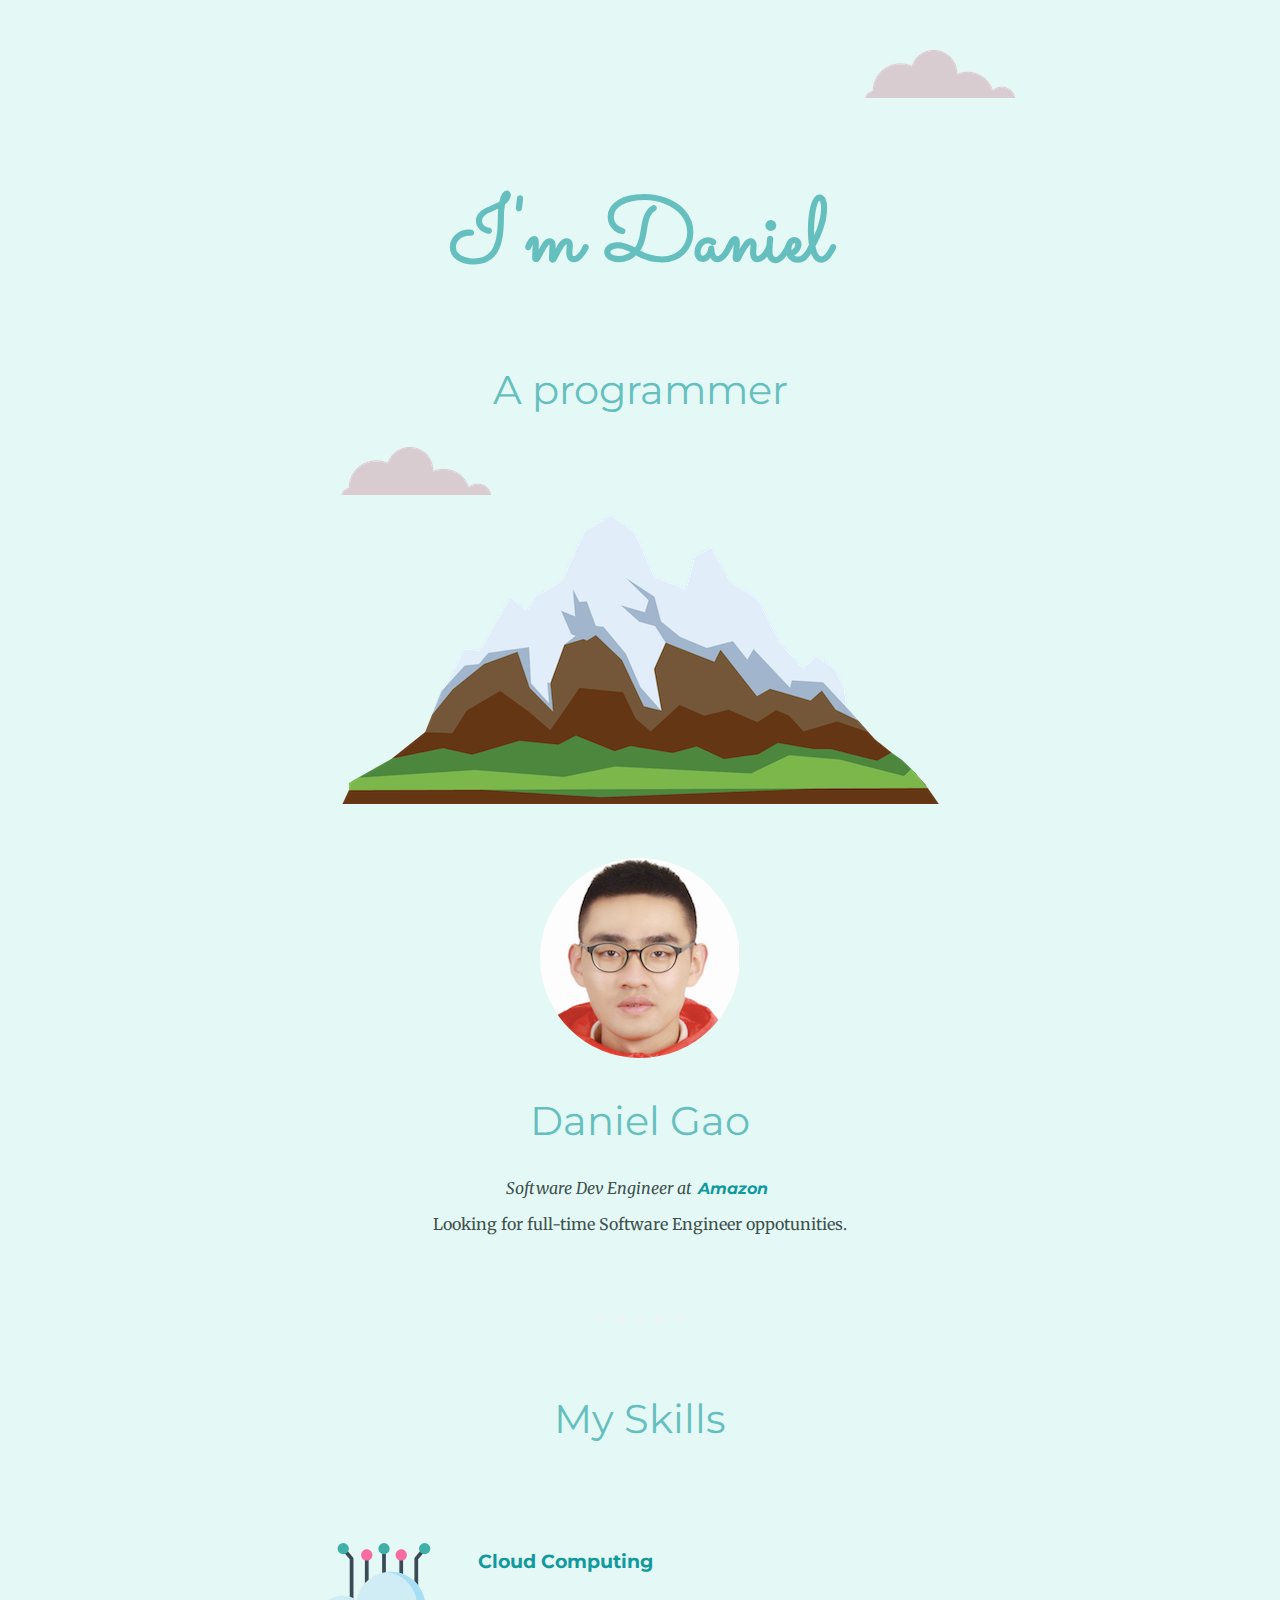
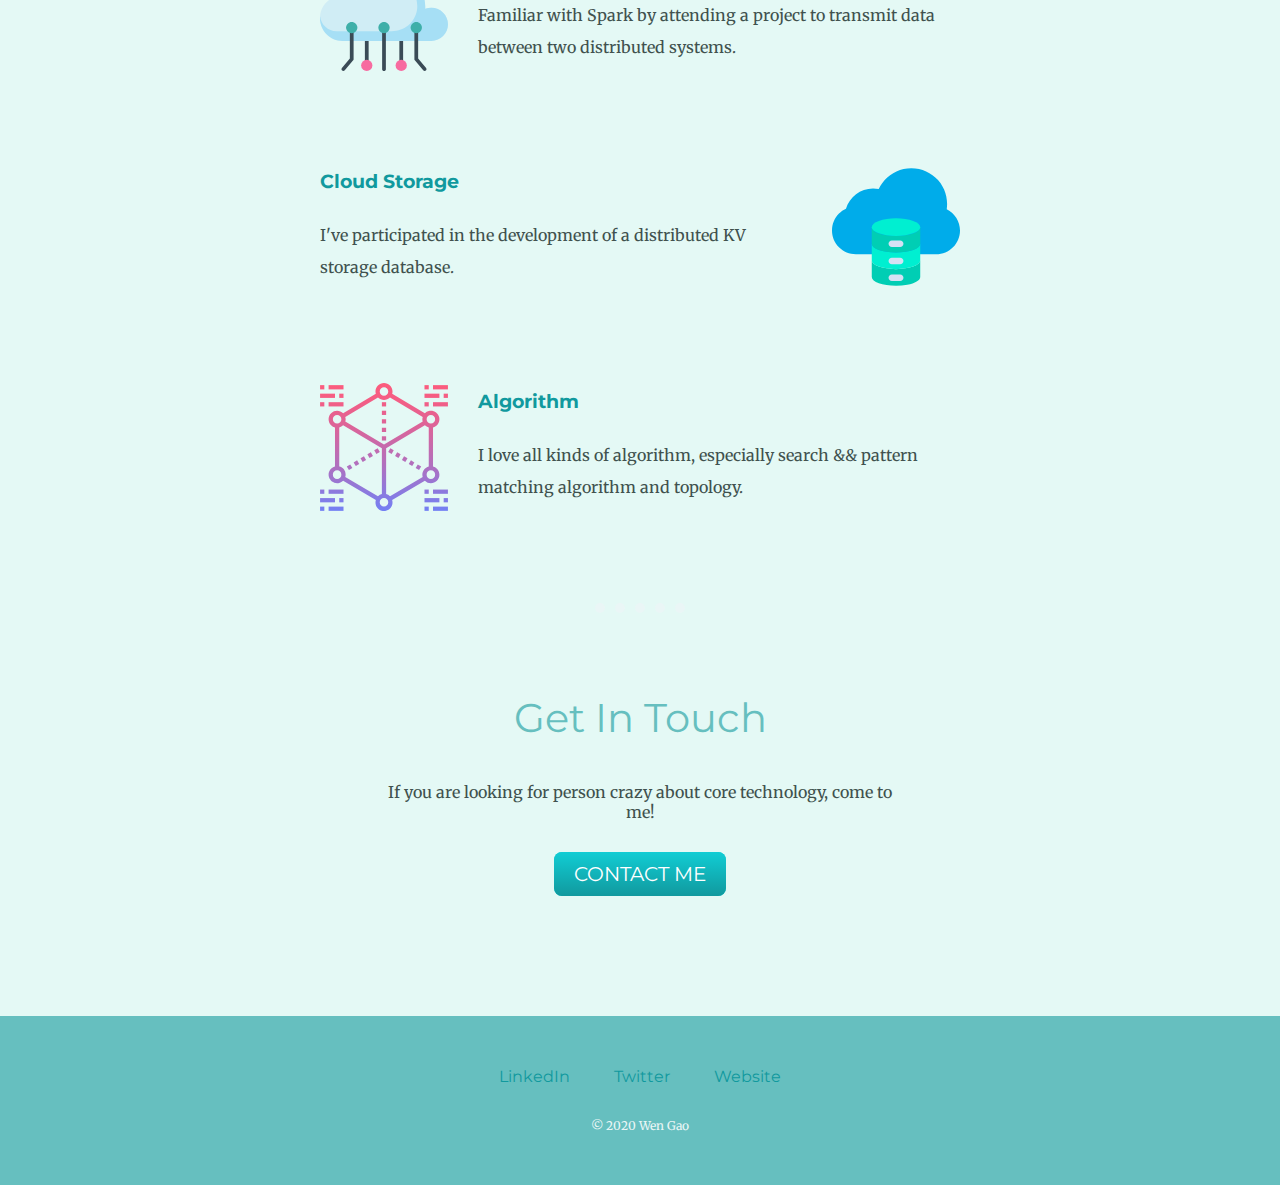
<file: index.html>
<!DOCTYPE html>
<html lang="en">
<head>
  <meta charset="UTF-8">
  <title>Daniel Gao</title>
  <link rel="stylesheet" href="css/styles.css">
  <!--favicon-->
  <link rel="icon" href="images/sheep2.ico">
  <!--font embedment-->
  <link href="https://fonts.googleapis.com/css2?family=Merriweather&family=Montserrat&family=Sacramento&display=swap" rel="stylesheet">
</head>


<body>
  <div class="top-container">
    <img class="top-cloud" src="images/cloud.png" alt="cloud-img">
    <h1>I'm Daniel</h1>
    <h2 class="occupation">A programmer</h2>
    <img class="bottom-cloud" src="images/cloud.png" alt="cloud-img">
    <img src="images/mountain.png" alt="mountain-img">
  </div>

  <div class="middle-container">
    <div class="profile">
      <img class="portrait" src="images/Gao.Wen.jpg" alt="daniel profile picture">
      <h2>Daniel Gao</h2>
      <p><em>Software Dev Engineer at<strong><a href=https://www.amazon.com/>Amazon</a></strong></em><p>
      <p>Looking for full-time Software Engineer oppotunities.</p>
    </div>
    <hr> 
    <!--Skill-->
    <div class="skills">
      <h2>My Skills</h2>
      <div class="skill-row">
        <img class="cloud-computing" src="images/cloud-compute.svg" alt="">
        <h3>Cloud Computing</h3>
        <p>Familiar with Spark by attending a project to transmit data between two distributed systems.</p>
      </div>
      <div class="skill-row">
        <img class="cloud-storage" src="images/cloud-storage.svg" alt="">
        <h3>Cloud Storage</h3>
        <p>I've participated in the development of a distributed KV storage database.</p>
      </div>
      <div class="skill-row">
        <img class="algorithm" src="images/algorithm.svg" alt="">
        <h3>Algorithm</h3>
        <p>I love all kinds of algorithm, especially search && pattern matching algorithm and topology.</p>
      </div>
    </div>
    <hr>
    <div class="contact-me">
      <h2>Get In Touch</h2>
      <p class="contact-message">If you are looking for person crazy about core technology, come to me!</p>
      <!--<p>Lorem ipsum dolor sit amet, in quis, aenean amet. Phasellus sodales, tellus donec dui, ornare erat.</p>-->
      <a class="btn" href="mailto:daniel2643@163.com">CONTACT ME</a>
    </div>
  </div>

  <div class="bottom-container">
    <a class="footer-link" href="https://www.linkedin.com/in/wen-gao-3a7b6a13a/">LinkedIn</a>
    <a class="footer-link" href="https://twitter.com/">Twitter</a>
    <a class="footer-link" href="https://daniel2643.github.io/CSS-MySite/">Website</a>
    <p class="copyright">© 2020 Wen Gao</p>
  </div>

</body>
</html>
</file>
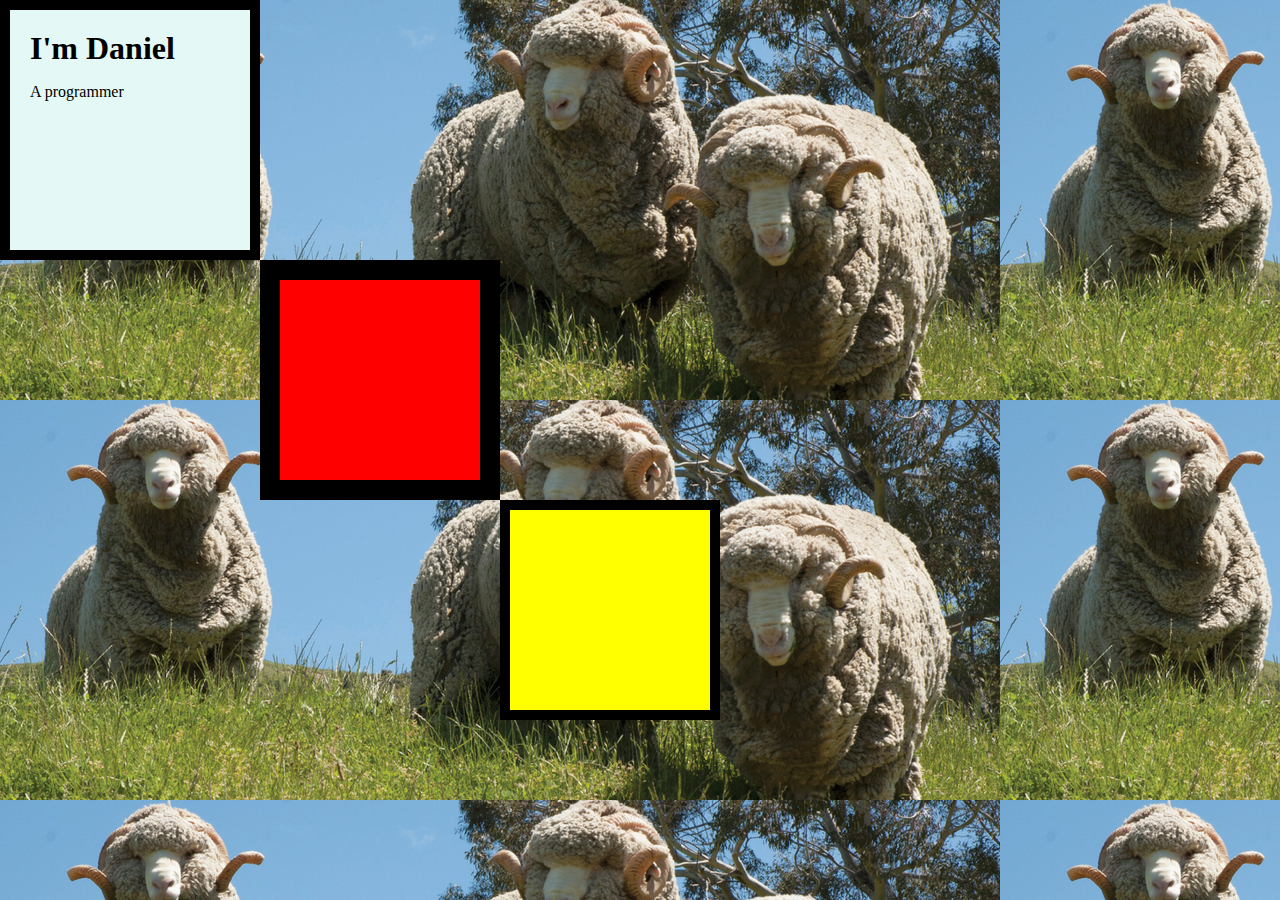
<file: milestones/1_The_Box_Model/index.html>
<!DOCTYPE html>
<html lang="en">
<head>
  <meta charset="UTF-8">
  <title>🐏 Daniel Gao 🐏</title>
  <link rel="stylesheet" href="css/styles.css">
  <link rel="icon" href="laplace.ico">
</head>


<body>
  <div class="top-container">
    <h1>I'm Daniel</h1>
    <p>A programmer</p>
  </div>
  <div class="middle-container">
    
  </div>
  <div class="bottom-container">

  </div>
</body>
</html>
</file>
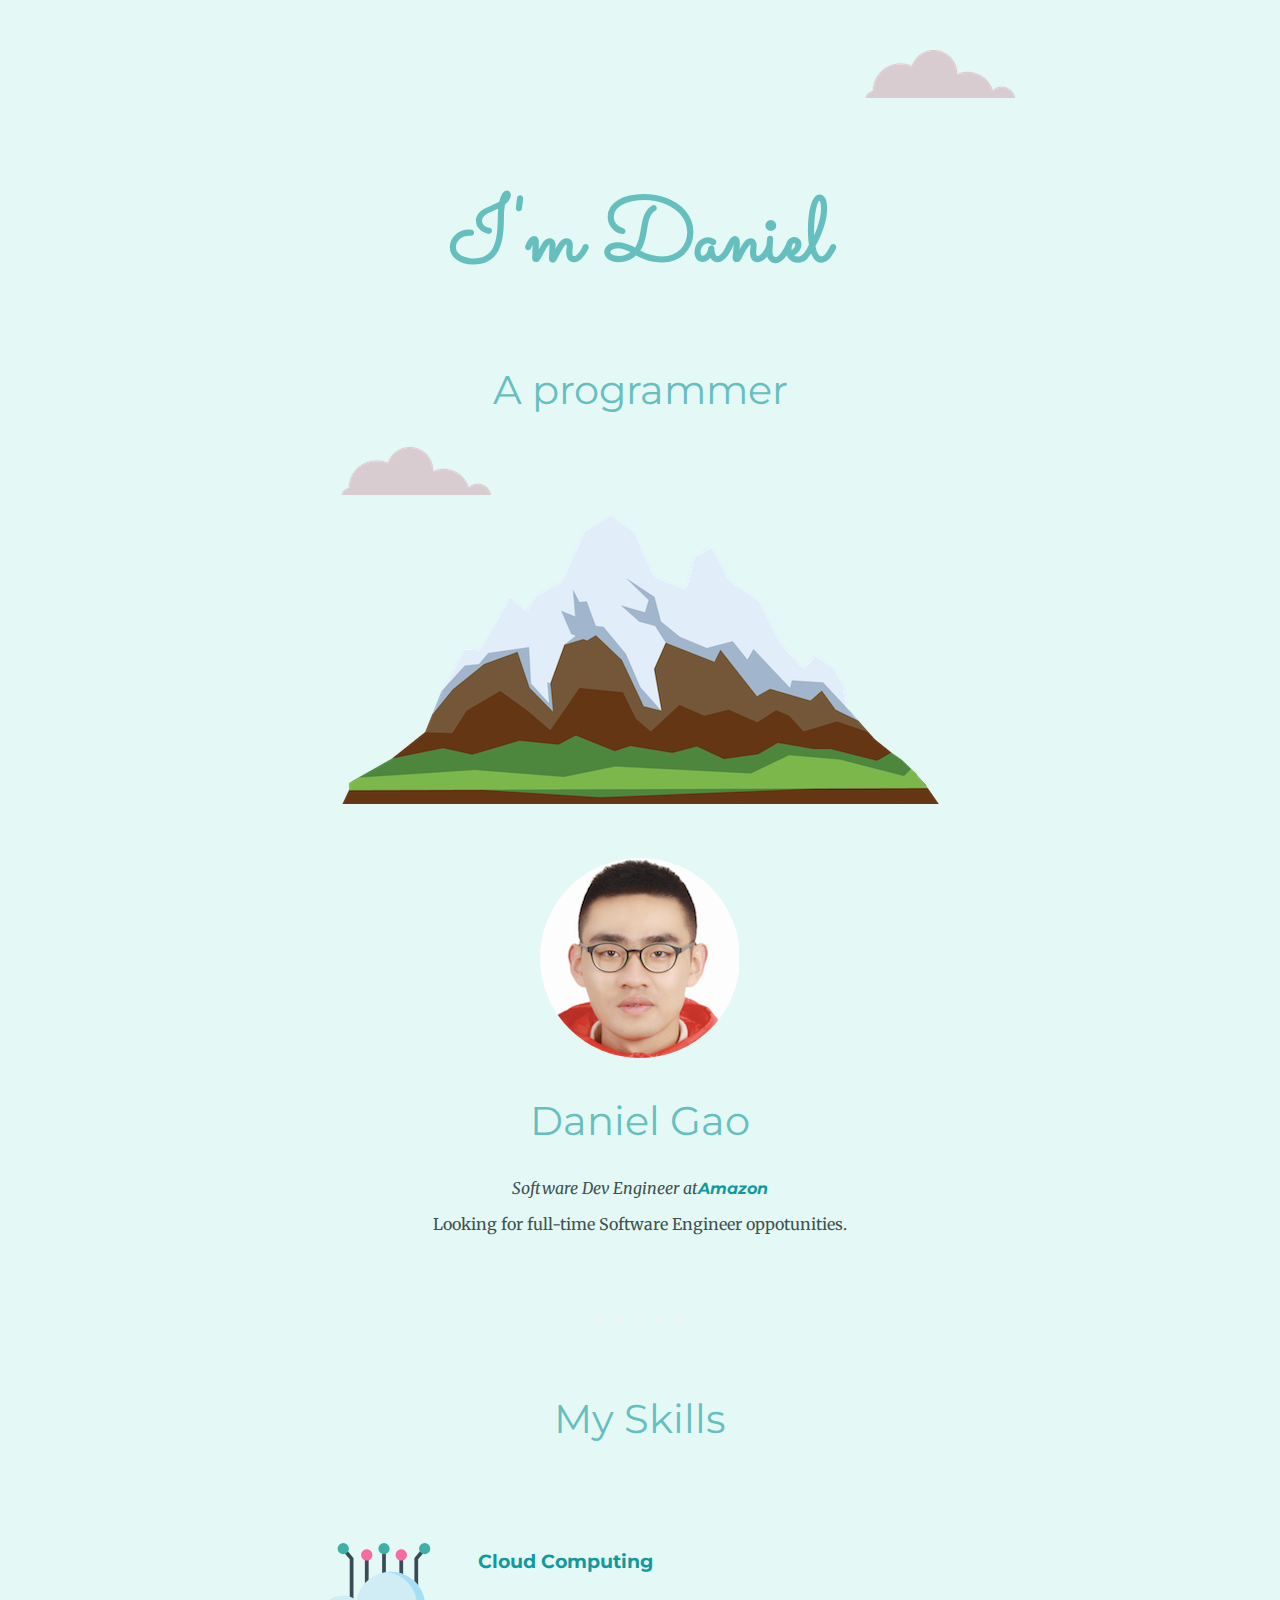
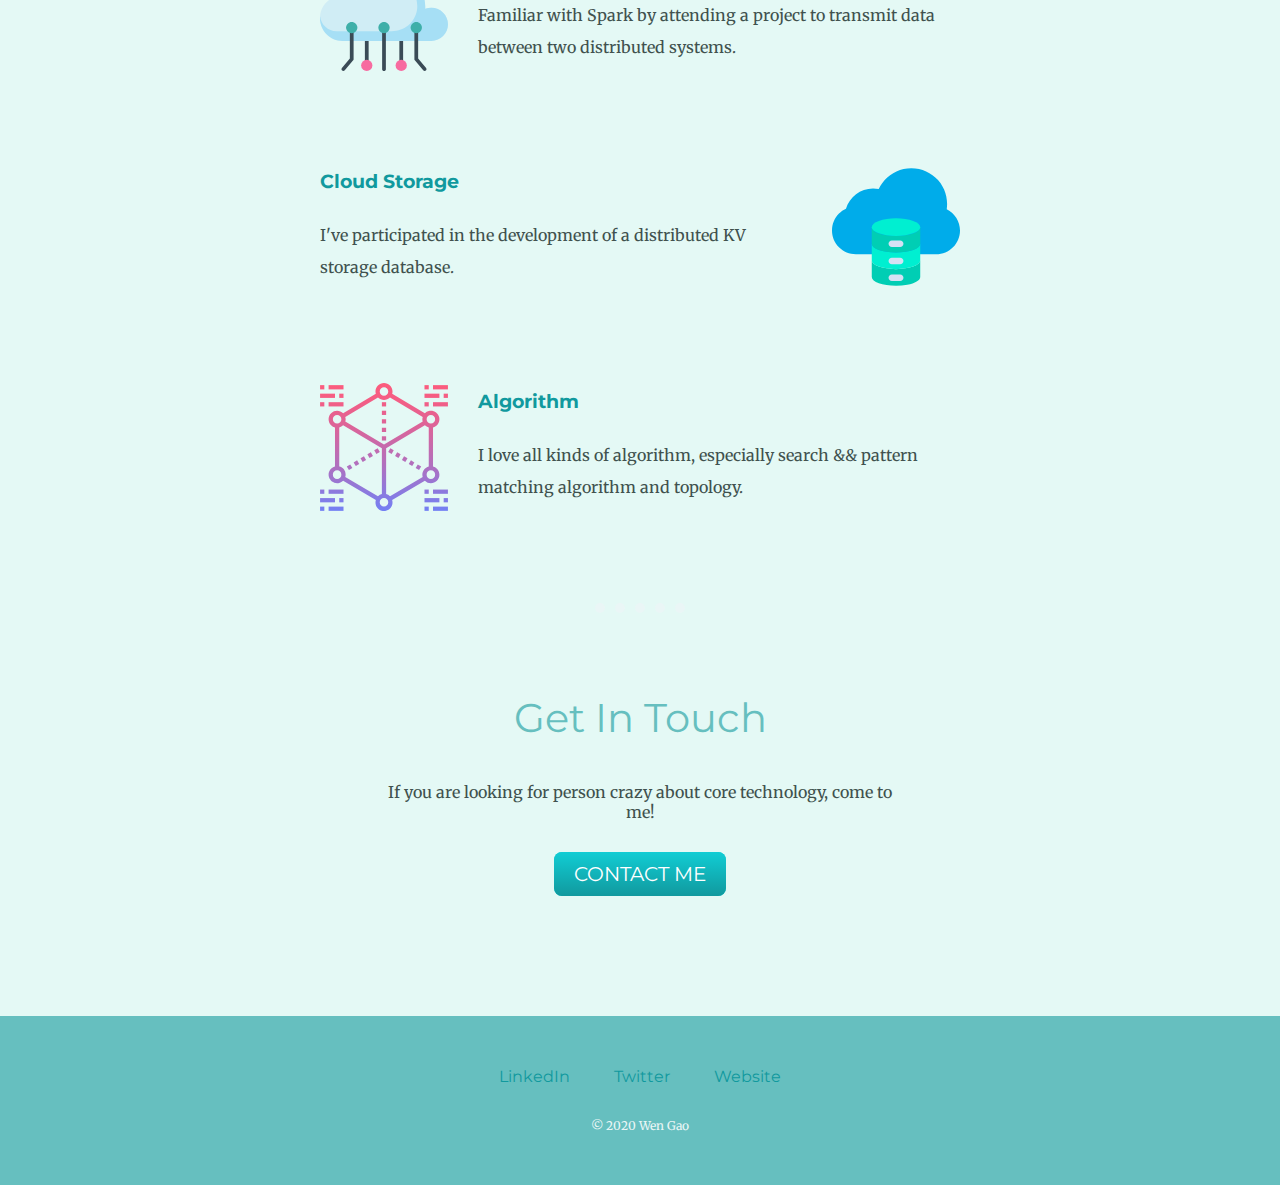
<file: milestones/3_The_Page_Layout2_Font_Text_Button/index.html>
<!DOCTYPE html>
<html lang="en">
<head>
  <meta charset="UTF-8">
  <title>Daniel Gao</title>
  <link rel="stylesheet" href="css/styles.css">
  <!--favicon-->
  <link rel="icon" href="images/sheep2.ico">
  <!--font embedment-->
  <link href="https://fonts.googleapis.com/css2?family=Merriweather&family=Montserrat&family=Sacramento&display=swap" rel="stylesheet">
</head>


<body>
  <div class="top-container">
    <img class="top-cloud" src="images/cloud.png" alt="cloud-img">
    <h1>I'm Daniel</h1>
    <h2 class="occupation">A programmer</h2>
    <img class="bottom-cloud" src="images/cloud.png" alt="cloud-img">
    <img src="images/mountain.png" alt="mountain-img">
  </div>

  <div class="middle-container">
    <div class="profile">
      <img class="portrait" src="images/Gao.Wen.jpg" alt="daniel profile picture">
      <h2>Daniel Gao</h2>
      <p><em>Software Dev Engineer at<strong><a href=https://www.amazon.com/>Amazon</a></strong></em><p>
      <p>Looking for full-time Software Engineer oppotunities.</p>
    </div>
    <hr> 
    <!--Skill-->
    <div class="skills">
      <h2>My Skills</h2>
      <div class="skill-row">
        <img class="cloud-computing" src="images/cloud-compute.svg" alt="">
        <h3>Cloud Computing</h3>
        <p>Familiar with Spark by attending a project to transmit data between two distributed systems.</p>
      </div>
      <div class="skill-row">
        <img class="cloud-storage" src="images/cloud-storage.svg" alt="">
        <h3>Cloud Storage</h3>
        <p>I've participated in the development of a distributed KV storage database.</p>
      </div>
      <div class="skill-row">
        <img class="algorithm" src="images/algorithm.svg" alt="">
        <h3>Algorithm</h3>
        <p>I love all kinds of algorithm, especially search && pattern matching algorithm and topology.</p>
      </div>
    </div>
    <hr>
    <div class="contact-me">
      <h2>Get In Touch</h2>
      <p class="contact-message">If you are looking for person crazy about core technology, come to me!</p>
      <!--<p>Lorem ipsum dolor sit amet, in quis, aenean amet. Phasellus sodales, tellus donec dui, ornare erat.</p>-->
      <a class="btn" href="mailto:daniel2643@163.com">CONTACT ME</a>
    </div>
  </div>

  <div class="bottom-container">
    <a class="footer-link" href="https://www.linkedin.com/in/wen-gao-3a7b6a13a/">LinkedIn</a>
    <a class="footer-link" href="https://twitter.com/">Twitter</a>
    <a class="footer-link" href="https://www.appbrewery.co/">Website</a>
    <p class="copyright">© 2020 Wen Gao</p>
  </div>

</body>
</html>
</file>
<file: css/styles.css>
body {
  /*background-color: skyblue;*/
  /*background-image: url(../images/Merino_Sheep.png);*/
  margin: 0;
  text-align: center;
  font-family: 'Merriweather', serif;
  color: #40514E;
}

h1 {
  margin: 50px auto 0 auto;
  font-family: 'Sacramento', cursive;
  font-size: 5.625rem;
  color: #66BFBF;
  line-height: 2;
}

h2 {
  font-family: 'Montserrat', sans-serif;
  font-size: 2.5rem;
  font-weight: normal;
  color: #66BFBF;
}

h3 {
  font-family: 'Montserrat', sans-serif;
  color: #11999E;
}

hr {
  border-style: dotted none none none;
  border-width: 10px;
  width: 7%;
  color: #EAF6F6; 
}

a {
  margin: 0 6px;
  font-family: 'Montserrat', sans-serif;
  color: #11999E;
  text-decoration: none;
}

.top-container {
  background-color: #E4F9F5;
  padding-top: 50px;
}

.middle-container {
  background-color: #E4F9F5;
  padding: 50px 0;
}

.bottom-container {
  background-color: #66BFBF;
  padding: 50px 0 20px 0;  /* bottom 20px is to cover the default leak 16px copyright margin */
}

.top-cloud {
  position: relative;
  left: 300px;
}

.bottom-cloud {
  position: absolute;
}

.profile {
  margin-bottom: 80px;
}

.portrait {
  border-radius: 100%;
}

.skills {
  margin-top: 70px;
}


.cloud-computing {
  margin-right: 30px;
  width: 20%;
  float: left;
}

.cloud-storage {
  margin-left: 30px;
  width: 20%;
  float: right;
}

.algorithm {
  margin-right: 30px;
  width: 20%;
  float: left;
}

.skill-row {
  margin: 100px auto 100px auto;
  width: 50%;
  text-align: left;
  line-height: 2;
}

.contact-me {
  margin: 80px auto 80px auto;
}

.contact-message {
  margin: 40px auto 40px auto;
  width: 40%;
}

/*button generated from https://css3buttongenerator.com/*/
.btn {
  background: #11cdd4;
  background-image: -webkit-linear-gradient(top, #11cdd4, #11999e);
  background-image: -moz-linear-gradient(top, #11cdd4, #11999e);
  background-image: -ms-linear-gradient(top, #11cdd4, #11999e);
  background-image: -o-linear-gradient(top, #11cdd4, #11999e);
  background-image: linear-gradient(to bottom, #11cdd4, #11999e);
  -webkit-border-radius: 8;
  -moz-border-radius: 8;
  border-radius: 8px;  
  font-family: 'Montserrat', sans-serif;
  color: #ffffff;
  font-size: 20px;
  padding: 10px 20px 10px 20px;
  text-decoration: none;
}

.btn:hover {
  background: #30e3cb;
  background-image: -webkit-linear-gradient(top, #30e3cb, #2bc4ad);
  background-image: -moz-linear-gradient(top, #30e3cb, #2bc4ad);
  background-image: -ms-linear-gradient(top, #30e3cb, #2bc4ad);
  background-image: -o-linear-gradient(top, #30e3cb, #2bc4ad);
  background-image: linear-gradient(to bottom, #30e3cb, #2bc4ad);
  text-decoration: none;
}

.footer-link {
  margin: 10px 20px; 
}

.footer-link:hover {
  color: #EAF6F6;
}

.copyright {
  padding: 20px 0;
  color: #EAF6F6;
  font-size: 0.75em;
}
</file>
<file: milestones/1_The_Box_Model/css/styles.css>
body {
  background-color: skyblue;
  background-image: url(../images/Merino_Sheep.png);
  margin: 0px;
}

h1 {
  margin-top: 0px;
  margin-bottom: 0px;
}

.top-container {
  background-color: #E4F9F5;
  margin: 0px;
  border: solid 10px;
  padding: 20px;
  height: 200px;
  width: 200px;
}

.middle-container {
  background-color: red;
  margin-left: 260px;
  border: solid 20px;
  height: 200px;
  width: 200px;
}

.bottom-container {
  background-color: yellow;
  margin-left: 500px;
  border: solid 10px;
  height: 200px;
  width: 200px;
} 

.bottom-container:hover {
  background-color: silver;
}
</file>
<file: milestones/3_The_Page_Layout2_Font_Text_Button/css/styles.css>
body {
  /*background-color: skyblue;*/
  /*background-image: url(../images/Merino_Sheep.png);*/
  margin: 0;
  text-align: center;
  font-family: 'Merriweather', serif;
  color: #40514E;
}

h1 {
  margin: 50px auto 0 auto;
  font-family: 'Sacramento', cursive;
  font-size: 5.625rem;
  color: #66BFBF;
  line-height: 2;
}

h2 {
  font-family: 'Montserrat', sans-serif;
  font-size: 2.5rem;
  font-weight: normal;
  color: #66BFBF;
}

h3 {
  font-family: 'Montserrat', sans-serif;
  color: #11999E;
}

hr {
  border-style: dotted none none none;
  border-width: 10px;
  width: 7%;
  color: #EAF6F6; 
}

a {
  font-family: 'Montserrat', sans-serif;
  color: #11999E;
  text-decoration: none;
}

a:hover {
  color: #EAF6F6;
}

.top-container {
  background-color: #E4F9F5;
  padding-top: 50px;
}

.middle-container {
  background-color: #E4F9F5;
  padding: 50px 0;
}

.bottom-container {
  background-color: #66BFBF;
  padding: 50px 0 20px 0;  /* bottom 20px is to cover the default leak 16px copyright margin */
}

.top-cloud {
  position: relative;
  left: 300px;
}

.bottom-cloud {
  position: absolute;
}

.profile {
  margin-bottom: 80px;
}

.portrait {
  border-radius: 100%;
}

.skills {
  margin-top: 70px;
}


.cloud-computing {
  margin-right: 30px;
  width: 20%;
  float: left;
}

.cloud-storage {
  margin-left: 30px;
  width: 20%;
  float: right;
}

.algorithm {
  margin-right: 30px;
  width: 20%;
  float: left;
}

.skill-row {
  margin: 100px auto 100px auto;
  width: 50%;
  text-align: left;
  line-height: 2;
}

.contact-me {
  margin: 80px auto 80px auto;
}

.contact-message {
  margin: 40px auto 40px auto;
  width: 40%;
}

/*button generated from https://css3buttongenerator.com/*/
.btn {
  background: #11cdd4;
  background-image: -webkit-linear-gradient(top, #11cdd4, #11999e);
  background-image: -moz-linear-gradient(top, #11cdd4, #11999e);
  background-image: -ms-linear-gradient(top, #11cdd4, #11999e);
  background-image: -o-linear-gradient(top, #11cdd4, #11999e);
  background-image: linear-gradient(to bottom, #11cdd4, #11999e);
  -webkit-border-radius: 8;
  -moz-border-radius: 8;
  border-radius: 8px;  
  font-family: 'Montserrat', sans-serif;
  color: #ffffff;
  font-size: 20px;
  padding: 10px 20px 10px 20px;
  text-decoration: none;
}

.btn:hover {
  background: #30e3cb;
  background-image: -webkit-linear-gradient(top, #30e3cb, #2bc4ad);
  background-image: -moz-linear-gradient(top, #30e3cb, #2bc4ad);
  background-image: -ms-linear-gradient(top, #30e3cb, #2bc4ad);
  background-image: -o-linear-gradient(top, #30e3cb, #2bc4ad);
  background-image: linear-gradient(to bottom, #30e3cb, #2bc4ad);
  text-decoration: none;
}

.footer-link {
  margin: 10px 20px; 
}

.copyright {
  padding: 20px 0;
  color: #EAF6F6;
  font-size: 0.75em;
}
</file>
